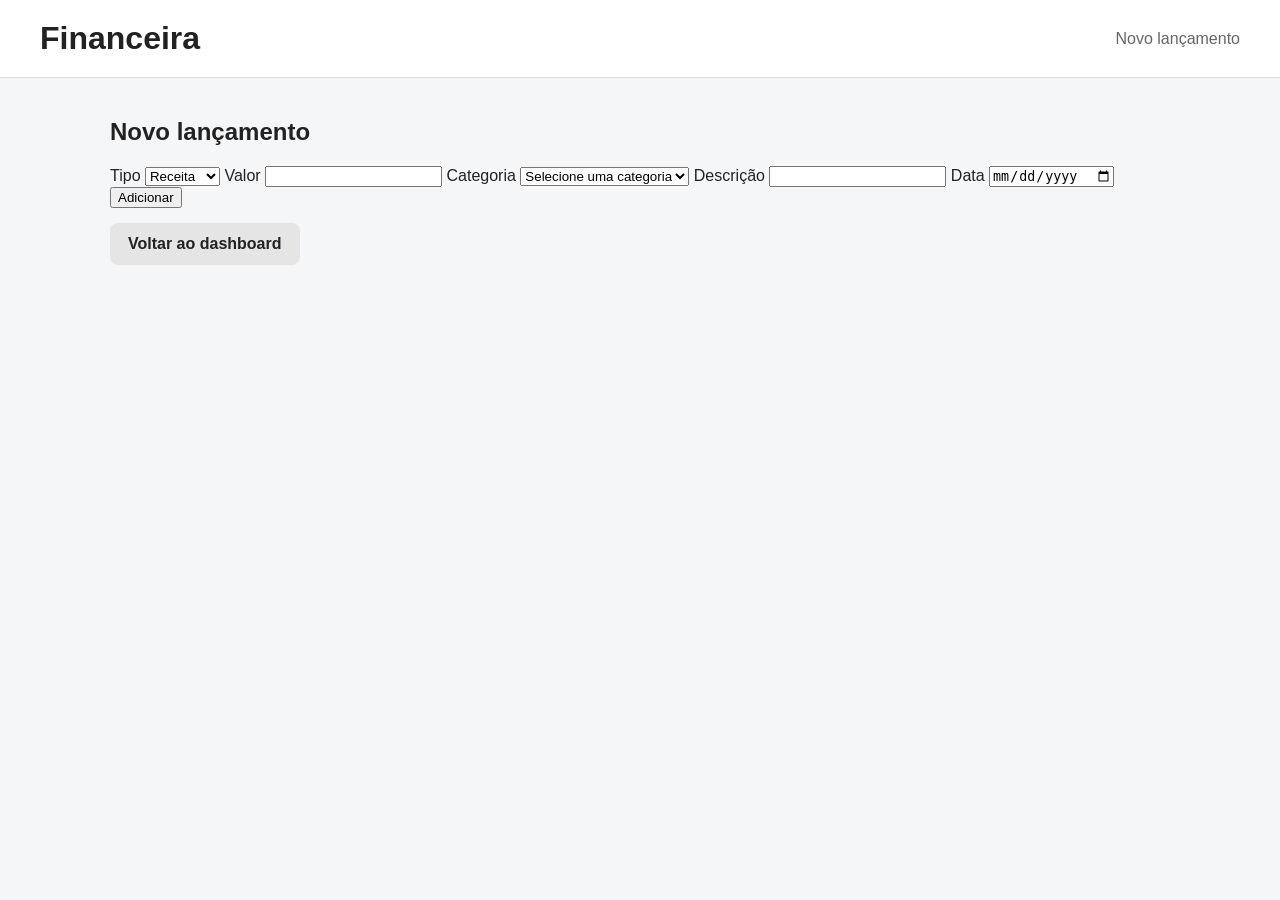
<file: templates/add.html>
<!DOCTYPE html>
<html lang="pt-BR">

<head>
    <meta charset="UTF-8">
    <meta name="viewport" content="width=device-width, initial-scale=1.0">

    <title>Novo lançamento - Financeira</title>

    <link rel="stylesheet" href="/static/style.css">
</head>

<body>

    <header>
        <h1>Financeira</h1>
        <span>Novo lançamento</span>
    </header>

    <main>

        <h2>Novo lançamento</h2>

        <form action="/add" method="post">

            <label for="type">Tipo</label>

            <select name="type" id="type">
                <option value="receita">Receita</option>
                <option value="despesa">Despesa</option>
            </select>

            <label for="amount">Valor</label>

            <input type="number" name="amount" id="amount" step="0.01" min="0.01" required>

            <label for="category">Categoria</label>
            
            <select name="category" id="category" required>
                
                <option value="">Selecione uma categoria</option>

                <option value="Alimentação">Alimentação</option>
                <option value="Moradia">Moradia</option>
                <option value="Transporte">Transporte</option>
                <option value="Saúde">Saúde</option>
                <option value="Educação">Educação</option>
                <option value="Lazer">Lazer</option>
                <option value="Salário">Salário</option>
                <option value="Investimentos">Investimentos</option>
                <option value="Outros">Outros</option>

            </select>

            <label for="description">Descrição</label>

            <input type="text" name="description" id="description">

            <label for="date">Data</label>

            <input type="date" name="date" id="date" required>

            <button type="submit">Adicionar</button>

        </form>

        <a href="/" class="button secondary">
    Voltar ao dashboard
</a>

    </main>

</body>

</html>
</file>
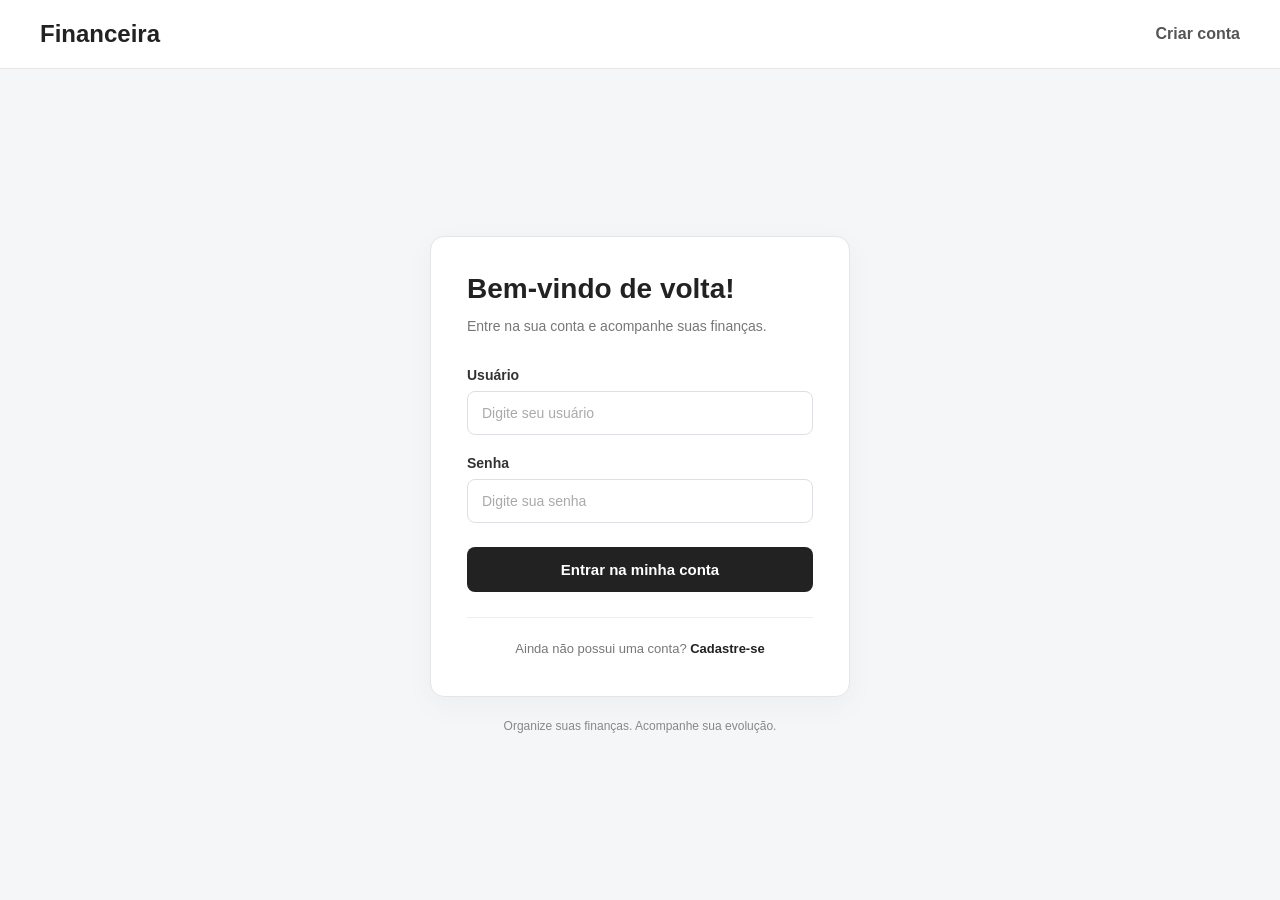
<file: templates/login.html>
<!DOCTYPE html>
<html lang="pt-BR">

<head>
    <meta charset="UTF-8">
    <meta name="viewport" content="width=device-width, initial-scale=1.0">

    <title>Entrar - Financeira</title>

    <link rel="stylesheet" href="/static/style.css">
</head>

<body class="auth-page">

    <header class="auth-header">
        <h1>Financeira</h1>
        <a href="/register" class="header-button">Criar conta</a>
    </header>

    <main class="auth-main">

        <section class="auth-card">

            <div class="auth-intro">
                <h2>Bem-vindo de volta!</h2>
                <p>Entre na sua conta e acompanhe suas finanças.</p>
            </div>

            <form action="/login" method="post" class="auth-form">

                <div class="auth-field">
                    <label for="username">Usuário</label>
                    <input
                        type="text"
                        name="username"
                        id="username"
                        placeholder="Digite seu usuário"
                        autocomplete="username"
                        required
                    >
                </div>

                <div class="auth-field">
                    <label for="password">Senha</label>
                    <input
                        type="password"
                        name="password"
                        id="password"
                        placeholder="Digite sua senha"
                        autocomplete="current-password"
                        required
                    >
                </div>

                <button type="submit" class="auth-submit">
                    Entrar na minha conta
                </button>

            </form>

            <div class="auth-footer">
                <p>
                    Ainda não possui uma conta?
                    <a href="/register">Cadastre-se</a>
                </p>
            </div>

        </section>

        <p class="auth-caption">
            Organize suas finanças. Acompanhe sua evolução.
        </p>

    </main>

</body>

</html>
</file>
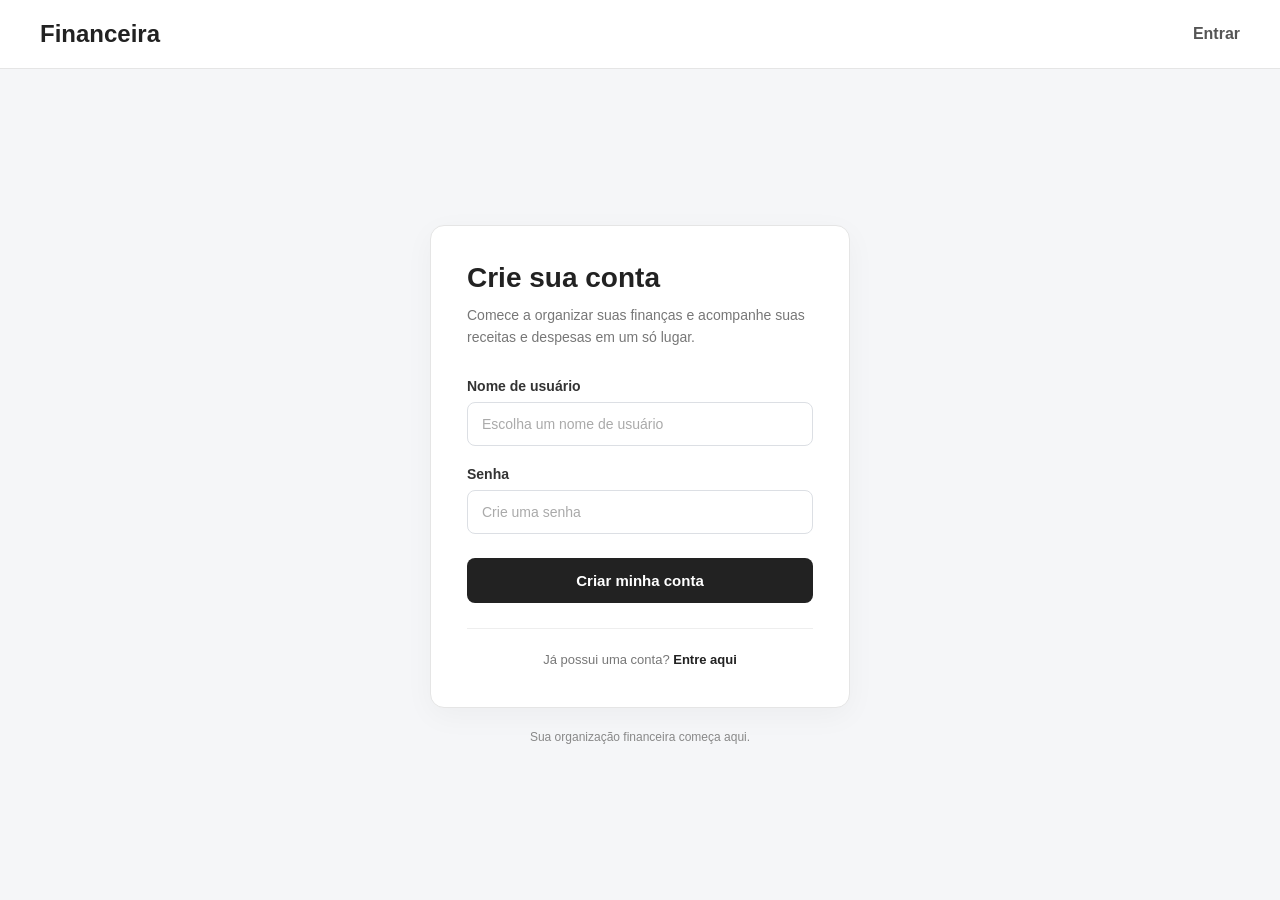
<file: templates/register.html>
<!DOCTYPE html>
<html lang="pt-BR">

<head>
    <meta charset="UTF-8">
    <meta name="viewport" content="width=device-width, initial-scale=1.0">

    <title>Criar conta - Financeira</title>

    <link rel="stylesheet" href="/static/style.css">
</head>

<body class="auth-page">

    <header class="auth-header">
        <h1>Financeira</h1>
        <a href="/login" class="header-button">Entrar</a>
    </header>

    <main class="auth-main">

        <section class="auth-card">

            <div class="auth-intro">
                <h2>Crie sua conta</h2>
                <p>
                    Comece a organizar suas finanças e acompanhe
                    suas receitas e despesas em um só lugar.
                </p>
            </div>

            <form action="/register" method="post" class="auth-form">

                <div class="auth-field">
                    <label for="username">Nome de usuário</label>
                    <input
                        type="text"
                        name="username"
                        id="username"
                        placeholder="Escolha um nome de usuário"
                        autocomplete="username"
                        required
                    >
                </div>

                <div class="auth-field">
                    <label for="password">Senha</label>
                    <input
                        type="password"
                        name="password"
                        id="password"
                        placeholder="Crie uma senha"
                        autocomplete="new-password"
                        required
                    >
                </div>

                <button type="submit" class="auth-submit">
                    Criar minha conta
                </button>

            </form>

            <div class="auth-footer">
                <p>
                    Já possui uma conta?
                    <a href="/login">Entre aqui</a>
                </p>
            </div>

        </section>

        <p class="auth-caption">
            Sua organização financeira começa aqui.
        </p>

    </main>

</body>

</html>
</file>
<file: static/style.css>
* {
    box-sizing: border-box;
}

body {
    margin: 0;
    font-family: Arial, sans-serif;
    background-color: #f5f6f8;
    color: #222;
}

header {
    background-color: #ffffff;
    border-bottom: 1px solid #ddd;
    padding: 20px 40px;

    display: flex;
    justify-content: space-between;
    align-items: center;
}

header h1 {
    margin: 0;
}

header span {
    color: #666;
}

main {
    max-width: 1100px;
    margin: 40px auto;
    padding: 0 20px;
}

.welcome {
    margin-bottom: 30px;
}

.welcome h2 {
    margin-bottom: 5px;
}

.welcome p {
    color: #666;
}

.cards {
    display: flex;
    gap: 20px;
    margin-bottom: 40px;
}

.card {
    background-color: white;
    padding: 25px;
    border-radius: 10px;
    flex: 1;

    border: 1px solid #e5e5e5;
}

.card h3 {
    margin-top: 0;
    color: #666;
    font-size: 14px;
    text-transform: uppercase;
}

.card p {
    font-size: 28px;
    font-weight: bold;
    margin-bottom: 0;
}

.transactions {
    background-color: white;
    padding: 25px;
    border-radius: 10px;
    border: 1px solid #e5e5e5;
}

.transactions h2 {
    margin-top: 0;
}
.transaction {
    display: grid;
    grid-template-columns: 1fr 180px 80px 70px;
    align-items: center;
    gap: 20px;

    padding: 15px 0;

    border-bottom: 1px solid #eee;
}

.transaction:last-child {
    border-bottom: none;
}

.transaction p {
    margin: 5px 0 0;
    color: #777;
}
.welcome {
    display: flex;
    justify-content: space-between;
    align-items: center;
    margin-bottom: 30px;
}

.button {
    display: inline-block;
    background-color: #222;
    color: white;
    padding: 12px 18px;
    border-radius: 8px;
    text-decoration: none;
    font-weight: bold;
}

.button:hover {
    background-color: #444;
}
.secondary {
    display: inline-block;
    margin-top: 15px;
    background-color: #e5e5e5;
    color: #222;
}

.secondary:hover {
    background-color: #d5d5d5;
}
.transaction-amount {
    font-weight: bold;
}

.income {
    color: #16803c;
}

.expense {
    color: #c0392b;
}
.delete-button {
    border: none;
    background: none;
    color: #c0392b;
    cursor: pointer;
    font-weight: bold;
}

.delete-button:hover {
    text-decoration: underline;
}
.edit-button {
    color: #555;
    text-decoration: none;
    font-weight: bold;
    margin-right: 15px;
}

.edit-button:hover {
    text-decoration: underline;
}
.transaction small {
    display: block;
    margin-top: 5px;
    color: #999;
    font-size: 12px;
}
.transaction form {
    margin: 0;
}
.transaction > div:first-child {
    min-width: 0;
}
.filters {
    margin-bottom: 20px;
}

.filters form {
    display: flex;
    align-items: end;
    gap: 15px;
    flex-wrap: wrap;
}

.filters label {
    display: block;
    margin-bottom: 5px;
    font-size: 13px;
    color: #666;
}

.filters select {
    min-width: 160px;
}

.filters button {
    border: none;
    background-color: #222;
    color: white;
    padding: 10px 16px;
    border-radius: 6px;
    cursor: pointer;
    font-weight: bold;
}

.filters button:hover {
    background-color: #444;
}

.clear-filter {
    color: #666;
    text-decoration: none;
    padding-bottom: 10px;
}

.clear-filter:hover {
    text-decoration: underline;
}
.category-summary {
    background-color: white;
    padding: 25px;
    border-radius: 10px;
    border: 1px solid #e5e5e5;
    margin-bottom: 30px;
}

.category-summary h2 {
    margin-top: 0;
    margin-bottom: 25px;
}

.category-item {
    margin-bottom: 20px;
}

.category-item:last-child {
    margin-bottom: 0;
}

.category-info {
    display: flex;
    justify-content: space-between;
    margin-bottom: 8px;
}

.category-info span {
    font-weight: bold;
}

.category-bar {
    width: 100%;
    height: 10px;
    background-color: #eeeeee;
    border-radius: 5px;
    overflow: hidden;
}

.category-bar-fill {
    height: 100%;
    background-color: #222;
    border-radius: 5px;
}
@media (max-width: 768px) {

    header {
        padding: 15px 20px;
    }

    main {
        margin: 25px auto;
        padding: 0 15px;
    }

    .welcome {
        align-items: flex-start;
        gap: 20px;
    }

    .welcome h2 {
        margin-top: 0;
    }

    .cards {
        flex-direction: column;
        gap: 15px;
    }

    .card {
        width: 100%;
    }

    .category-summary {
        padding: 20px;
    }

    .filters form {
        flex-direction: column;
        align-items: stretch;
    }

    .filters select {
        width: 100%;
    }

    .filters button {
        width: 100%;
    }

    .clear-filter {
        text-align: center;
        padding-bottom: 0;
    }

    .transaction {
        grid-template-columns: 1fr auto;
        gap: 10px;
    }

    .transaction-amount {
        grid-column: 2;
        grid-row: 1;
        text-align: right;
    }

    .edit-button {
        grid-column: 1;
        grid-row: 2;
    }

    .transaction form {
        grid-column: 2;
        grid-row: 2;
        justify-self: end;
    }

}
.header-actions {
    display: flex;
    align-items: center;
    gap: 15px;
}

.header-button {
    color: #555;
    text-decoration: none;
    font-weight: bold;
}

.header-button:hover {
    text-decoration: underline;
}

.header-button.primary {
    background-color: #222;
    color: white;
    padding: 10px 15px;
    border-radius: 6px;
}

.header-button.primary:hover {
    background-color: #444;
    text-decoration: none;
}
.dashboard-chart {
    background-color: white;
    padding: 25px;
    border-radius: 10px;
    border: 1px solid #e5e5e5;
    margin-bottom: 40px;
}

.dashboard-chart h2 {
    margin-top: 0;
    margin-bottom: 20px;
}

.chart-container {
    position: relative;
    height: 350px;
    max-width: 600px;
    margin: 0 auto;
}

.auth-page {
    min-height: 100vh;
    display: flex;
    flex-direction: column;
    background-color: #f5f6f8;
}

.auth-header {
    width: 100%;
    padding: 20px 40px;
    background-color: #ffffff;
    border-bottom: 1px solid #e5e5e5;
}

.auth-header h1 {
    font-size: 24px;
    color: #222;
}

.auth-main {
    width: 100%;
    max-width: 460px;
    margin: auto;
    padding: 40px 20px;
}

.auth-card {
    background-color: #ffffff;
    padding: 36px;
    border: 1px solid #e5e5e5;
    border-radius: 14px;
    box-shadow: 0 8px 30px rgba(0, 0, 0, 0.04);
}

.auth-intro {
    margin-bottom: 30px;
}

.auth-intro h2 {
    margin: 0 0 10px;
    font-size: 28px;
    color: #222;
}

.auth-intro p {
    margin: 0;
    color: #777;
    line-height: 1.6;
    font-size: 14px;
}

.auth-form {
    display: flex;
    flex-direction: column;
    gap: 20px;
}

.auth-field {
    display: flex;
    flex-direction: column;
    gap: 8px;
}

.auth-field label {
    font-size: 14px;
    font-weight: bold;
    color: #333;
}

.auth-field input {
    width: 100%;
    min-width: 0;
    padding: 13px 14px;
    border: 1px solid #dcdfe4;
    border-radius: 8px;
    background-color: #fff;
    color: #222;
    font-family: inherit;
    font-size: 14px;
    outline: none;
    transition: border-color 0.2s, box-shadow 0.2s;
}

.auth-field input::placeholder {
    color: #aaa;
}

.auth-field input:focus {
    border-color: #555;
    box-shadow: 0 0 0 3px rgba(34, 34, 34, 0.08);
}

.auth-submit {
    width: 100%;
    padding: 14px;
    margin-top: 4px;
    border: none;
    border-radius: 8px;
    background-color: #222;
    color: #fff;
    font-family: inherit;
    font-size: 15px;
    font-weight: bold;
    cursor: pointer;
    transition: background-color 0.2s;
}

.auth-submit:hover {
    background-color: #444;
}

.auth-footer {
    margin-top: 25px;
    padding-top: 20px;
    border-top: 1px solid #eee;
    text-align: center;
}

.auth-footer p {
    margin: 0;
    color: #777;
    font-size: 13px;
    line-height: 1.7;
}

.auth-footer a {
    color: #222;
    font-weight: bold;
    text-decoration: none;
}

.auth-footer a:hover {
    text-decoration: underline;
}

.auth-caption {
    margin: 22px 0 0;
    text-align: center;
    color: #888;
    font-size: 12px;
}

@media (max-width: 768px) {
    .auth-header {
        padding: 16px 20px;
    }

    .auth-header h1 {
        font-size: 22px;
    }

    .auth-main {
        padding: 30px 18px;
    }

    .auth-card {
        padding: 26px 22px;
    }

    .auth-intro h2 {
        font-size: 25px;
    }
}
</file>
